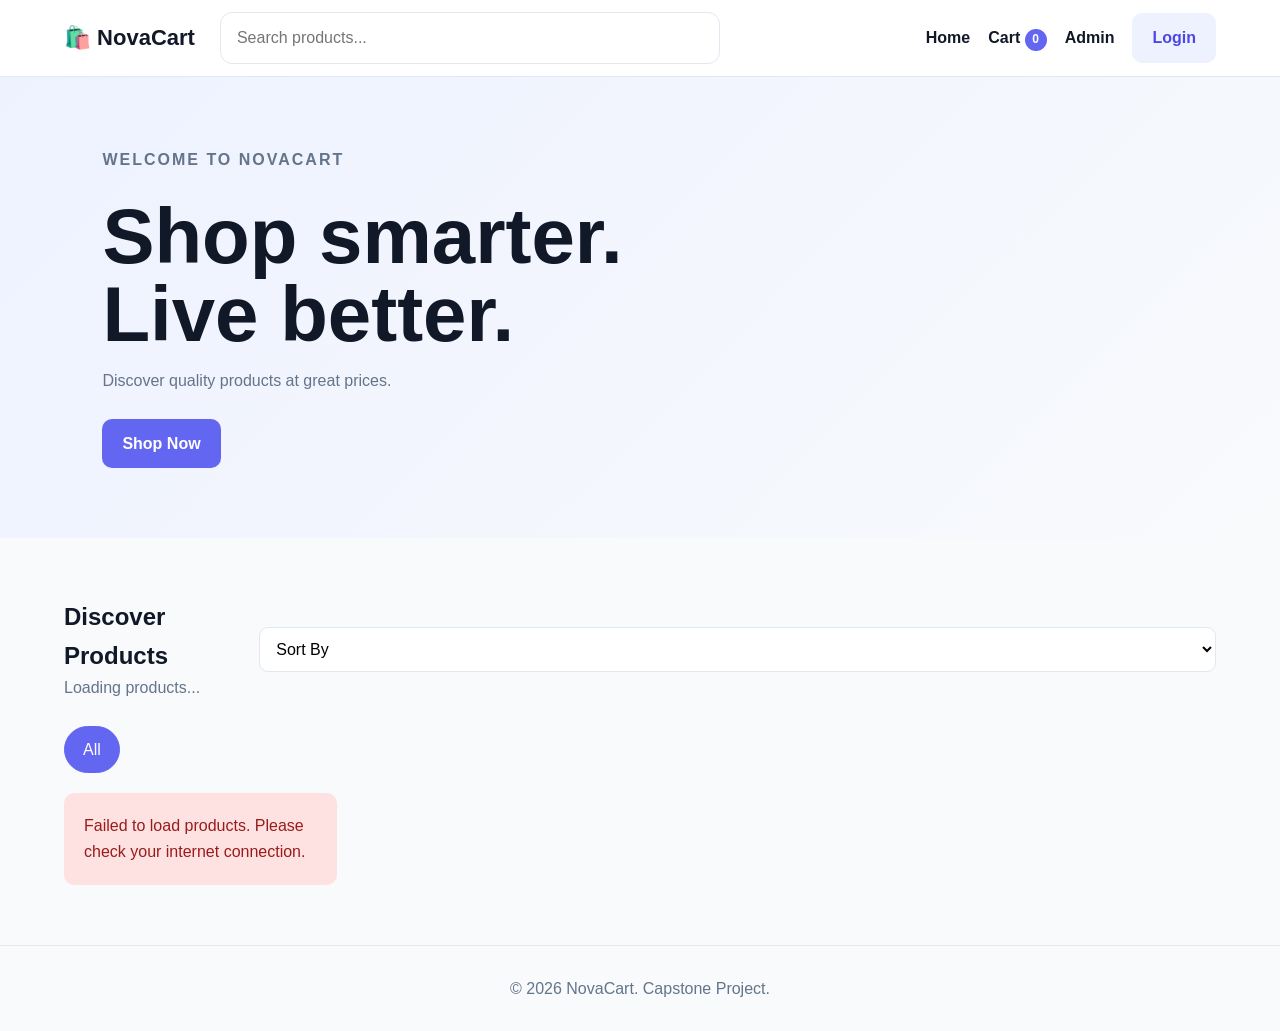
<file: index.html>
<!DOCTYPE html>
<html lang="en">
<head>
    <meta charset="UTF-8">
    <meta name="viewport" content="width=device-width, initial-scale=1.0">

    <title>NovaCart | E-Commerce Store</title>

    <link rel="stylesheet" href="css/style.css">
</head>

<body>

<header class="navbar">

    <a href="index.html" class="logo">
        🛍️ NovaCart
    </a>

    <div class="search-box">
        <input
            type="text"
            id="searchInput"
            placeholder="Search products..."
        >
    </div>

    <nav>
        <a href="index.html">Home</a>
        <a href="cart.html">
            Cart <span id="cartCount" class="badge">0</span>
        </a>
        <a href="admin.html">Admin</a>
        <span id="userArea"></span>
    </nav>

</header>

<main>

    <section class="hero">

        <div>
            <p class="hero-small">WELCOME TO NOVACART</p>

            <h1>
                Shop smarter.<br>
                Live better.
            </h1>

            <p>
                Discover quality products at great prices.
            </p>

            <a href="#products" class="btn primary-btn">
                Shop Now
            </a>
        </div>

    </section>


    <section class="container">

        <div class="section-heading">
            <div>
                <h2>Discover Products</h2>
                <p id="resultText">Loading products...</p>
            </div>

            <select id="sortSelect">
                <option value="default">Sort By</option>
                <option value="price-low">Price: Low to High</option>
                <option value="price-high">Price: High to Low</option>
                <option value="rating">Highest Rated</option>
                <option value="name">Name A-Z</option>
            </select>
        </div>


        <div id="categoryTabs" class="category-tabs">
            <button class="category-btn active" data-category="all">
                All
            </button>
        </div>


        <div id="products" class="product-grid"></div>

    </section>

</main>


<footer>
    <p>© 2026 NovaCart. Capstone Project.</p>
</footer>


<script type="module" src="js/app.js"></script>

</body>
</html>
</file>
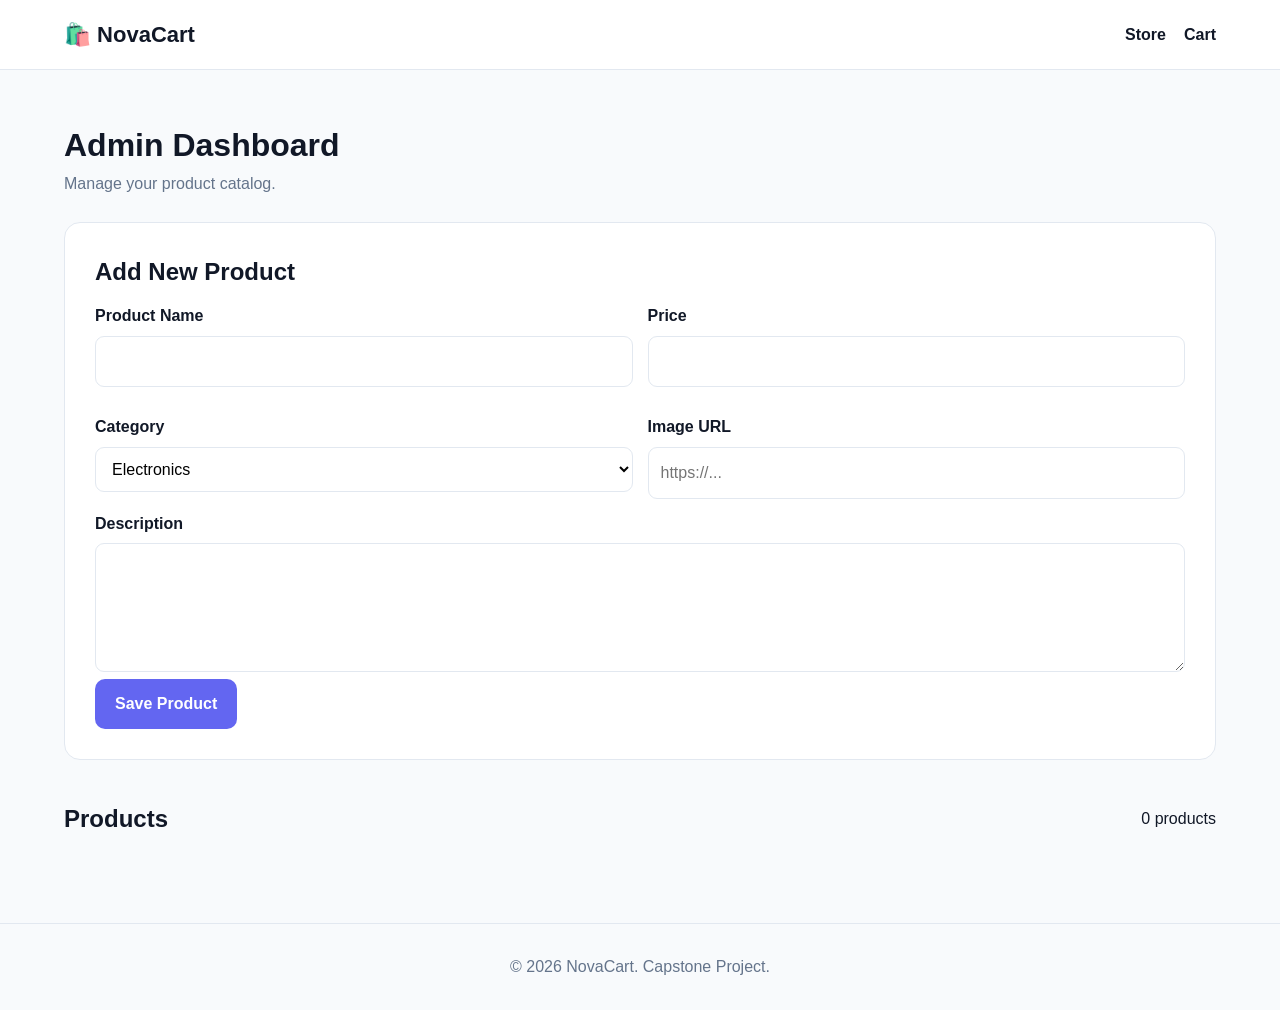
<file: admin.html>
<!DOCTYPE html>
<html lang="en">

<head>

    <meta charset="UTF-8">

    <meta
        name="viewport"
        content="width=device-width, initial-scale=1.0"
    >

    <title>Admin Dashboard | NovaCart</title>

    <link rel="stylesheet" href="css/style.css">

</head>


<body>

<header class="navbar">

    <a href="index.html" class="logo">
        🛍️ NovaCart
    </a>

    <nav>

        <a href="index.html">
            Store
        </a>

        <a href="cart.html">
            Cart
        </a>

    </nav>

</header>


<main class="container admin-page">

    <div class="section-heading">

        <div>
            <h1>Admin Dashboard</h1>

            <p>
                Manage your product catalog.
            </p>
        </div>

    </div>


    <section class="admin-form">

        <h2 id="formTitle">
            Add New Product
        </h2>


        <form id="productForm">

            <input
                type="hidden"
                id="editId"
            >


            <div class="form-grid">

                <div>

                    <label>Product Name</label>

                    <input
                        id="productTitle"
                        type="text"
                        required
                    >

                </div>


                <div>

                    <label>Price</label>

                    <input
                        id="productPrice"
                        type="number"
                        step="0.01"
                        min="0"
                        required
                    >

                </div>


                <div>

                    <label>Category</label>

                    <select id="productCategory">

                        <option value="electronics">
                            Electronics
                        </option>

                        <option value="clothing">
                            Clothing
                        </option>

                        <option value="jewelery">
                            Jewelery
                        </option>

                        <option value="books">
                            Books
                        </option>

                    </select>

                </div>


                <div>

                    <label>Image URL</label>

                    <input
                        id="productImage"
                        type="url"
                        placeholder="https://..."
                        required
                    >

                </div>

            </div>


            <label>Description</label>

            <textarea
                id="productDescription"
                rows="4"
                required
            ></textarea>


            <button
                type="submit"
                class="btn primary-btn"
            >
                Save Product
            </button>


            <button
                type="button"
                id="cancelEdit"
                class="btn secondary-btn hidden"
            >
                Cancel
            </button>

        </form>

    </section>


    <section>

        <div class="section-heading">

            <h2>Products</h2>

            <span id="adminCount">
                0 products
            </span>

        </div>


        <div
            id="adminProducts"
            class="admin-products"
        ></div>

    </section>

</main>


<footer>
    <p>© 2026 NovaCart. Capstone Project.</p>
</footer>


<script type="module" src="js/admin.js"></script>

</body>
</html>
</file>
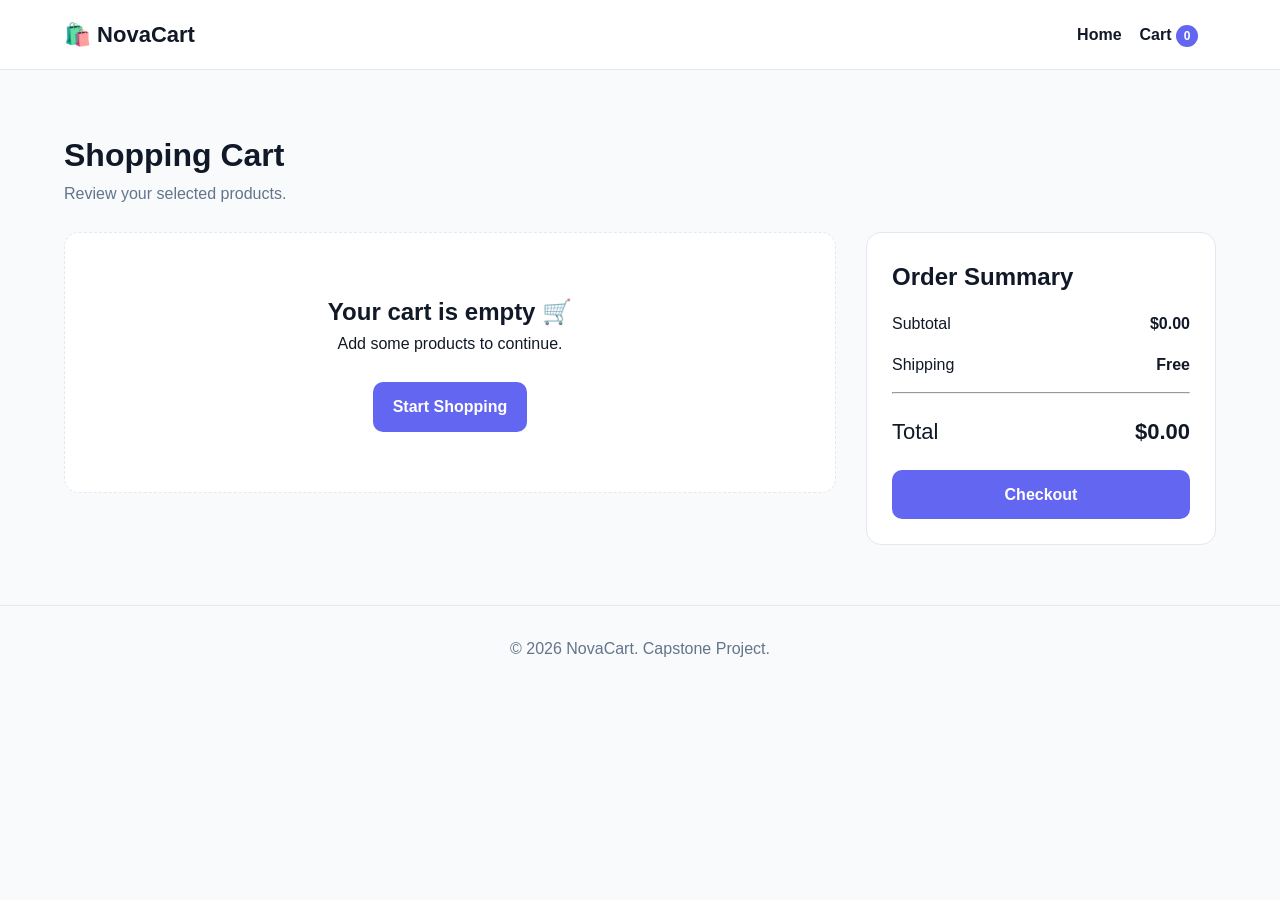
<file: cart.html>
<!DOCTYPE html>
<html lang="en">

<head>

    <meta charset="UTF-8">

    <meta
        name="viewport"
        content="width=device-width, initial-scale=1.0"
    >

    <title>Shopping Cart | NovaCart</title>

    <link rel="stylesheet" href="css/style.css">

</head>


<body>

<header class="navbar">

    <a href="index.html" class="logo">
        🛍️ NovaCart
    </a>

    <nav>

        <a href="index.html">
            Home
        </a>

        <a href="cart.html">
            Cart
            <span id="cartCount" class="badge">0</span>
        </a>

        <span id="userArea"></span>

    </nav>

</header>


<main class="container cart-page">

    <div class="section-heading">

        <div>
            <h1>Shopping Cart</h1>
            <p>Review your selected products.</p>
        </div>

    </div>


    <div class="cart-layout">

        <div id="cartItems"></div>


        <aside class="cart-summary">

            <h2>Order Summary</h2>

            <div class="summary-row">
                <span>Subtotal</span>
                <strong id="subtotal">$0.00</strong>
            </div>

            <div class="summary-row">
                <span>Shipping</span>
                <strong>Free</strong>
            </div>

            <hr>

            <div class="summary-total">
                <span>Total</span>
                <strong id="total">$0.00</strong>
            </div>

            <button
                id="checkoutButton"
                class="btn primary-btn full"
            >
                Checkout
            </button>

        </aside>

    </div>

</main>


<footer>
    <p>© 2026 NovaCart. Capstone Project.</p>
</footer>


<script type="module" src="js/cart.js"></script>

</body>
</html>
</file>
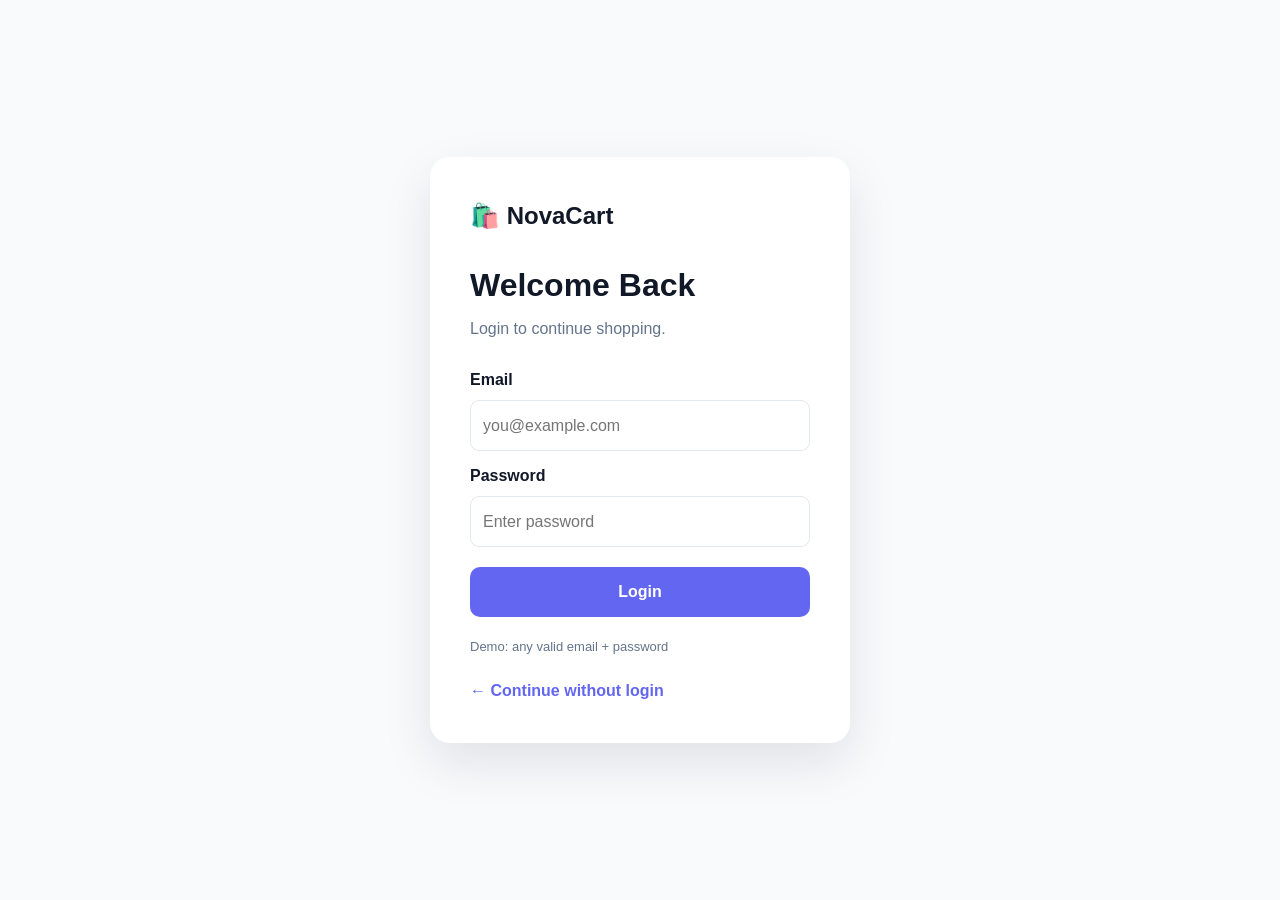
<file: login.html>
<!DOCTYPE html>
<html lang="en">

<head>

    <meta charset="UTF-8">
    <meta name="viewport" content="width=device-width, initial-scale=1.0">

    <title>Login | NovaCart</title>

    <link rel="stylesheet" href="css/style.css">

</head>

<body class="auth-page">

<div class="auth-card">

    <div class="auth-logo">
        🛍️ NovaCart
    </div>

    <h1>Welcome Back</h1>

    <p class="muted">
        Login to continue shopping.
    </p>


    <form id="loginForm">

        <label>Email</label>

        <input
            type="email"
            id="email"
            placeholder="you@example.com"
            required
        >


        <label>Password</label>

        <input
            type="password"
            id="password"
            placeholder="Enter password"
            required
        >


        <button type="submit" class="btn primary-btn full">
            Login
        </button>

    </form>


    <div id="loginMessage"></div>


    <p class="demo-login">
        Demo: any valid email + password
    </p>

    <a href="index.html" class="back-link">
        ← Continue without login
    </a>

</div>


<script type="module">

import { login } from "./js/auth.js";

const form = document.getElementById("loginForm");
const message = document.getElementById("loginMessage");

form.addEventListener("submit", (event) => {

    event.preventDefault();

    const email = document.getElementById("email").value.trim();
    const password = document.getElementById("password").value.trim();

    if (!email || !password) {
        message.innerHTML =
            `<p class="error">Please enter email and password.</p>`;
        return;
    }

    login(email);

    message.innerHTML =
        `<p class="success">Login successful!</p>`;

    setTimeout(() => {
        window.location.href = "index.html";
    }, 700);

});

</script>

</body>
</html>
</file>
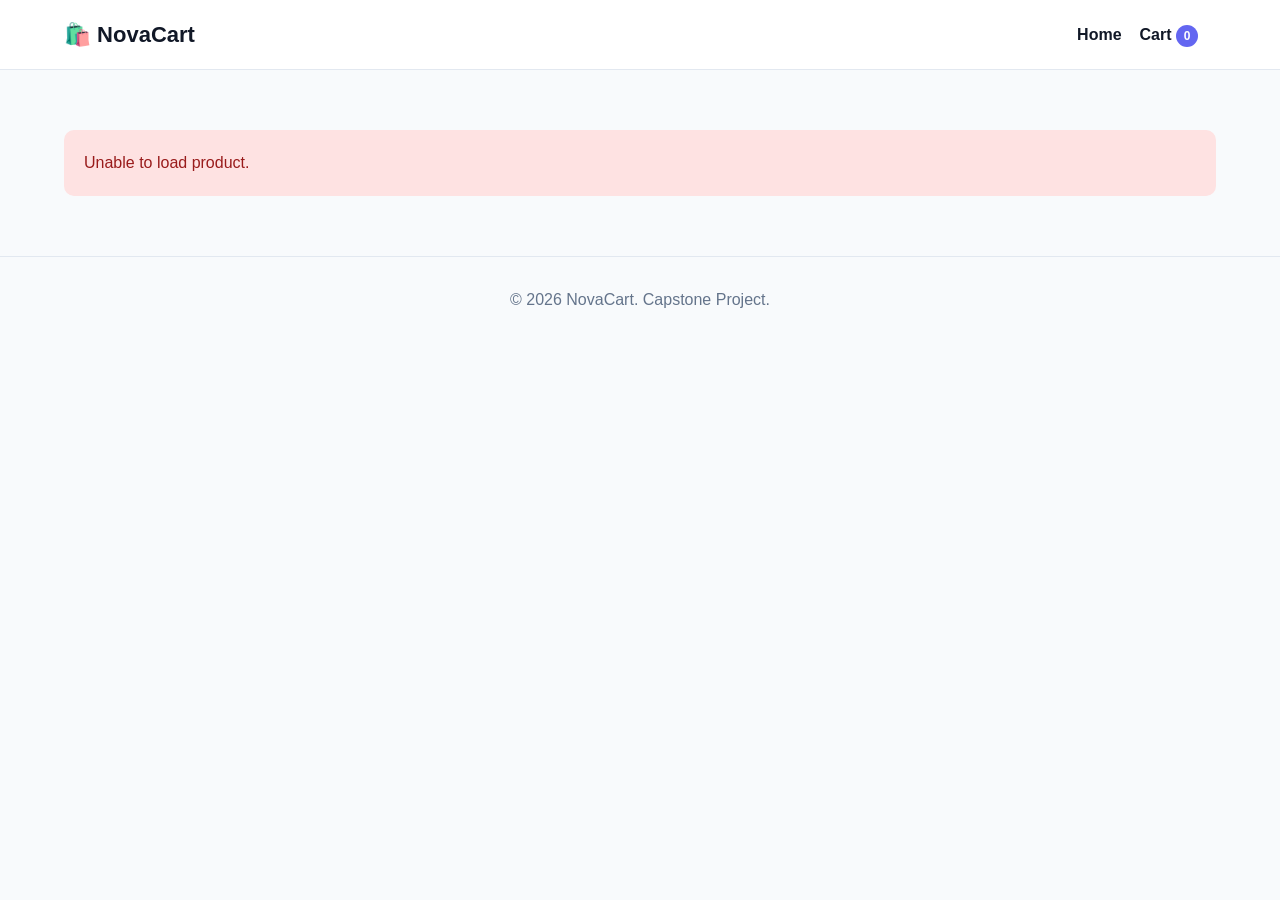
<file: product.html>
<!DOCTYPE html>
<html lang="en">

<head>

    <meta charset="UTF-8">

    <meta
        name="viewport"
        content="width=device-width, initial-scale=1.0"
    >

    <title>Product | NovaCart</title>

    <link rel="stylesheet" href="css/style.css">

</head>


<body>

<header class="navbar">

    <a href="index.html" class="logo">
        🛍️ NovaCart
    </a>

    <nav>
        <a href="index.html">Home</a>

        <a href="cart.html">
            Cart <span id="cartCount" class="badge">0</span>
        </a>

        <span id="userArea"></span>
    </nav>

</header>


<main class="container product-page">

    <div id="productDetails">

        <div class="loading">
            Loading product...
        </div>

    </div>

</main>


<footer>
    <p>© 2026 NovaCart. Capstone Project.</p>
</footer>


<script type="module">

import { getProductById } from "./js/api.js";
import {
    getCart,
    saveCart
} from "./js/storage.js";

const container = document.getElementById("productDetails");

const params = new URLSearchParams(window.location.search);
const productId = Number(params.get("id"));

const cartCount = document.getElementById("cartCount");


function updateCartCount() {

    const cart = getCart();

    const count = cart.reduce(
        (total, item) => total + item.quantity,
        0
    );

    cartCount.textContent = count;
}


function addToCart(product) {

    const cart = getCart();

    const existing = cart.find(
        item => item.id === product.id
    );

    if (existing) {
        existing.quantity++;
    } else {

        cart.push({
            id: product.id,
            title: product.title,
            price: product.price,
            image: product.image,
            quantity: 1
        });

    }

    saveCart(cart);

    updateCartCount();

    alert("Product added to cart!");
}


async function loadProduct() {

    try {

        const product =
            await getProductById(productId);

        container.innerHTML = `

            <div class="product-detail">

                <div class="product-detail-image">

                    <img
                        src="${product.image}"
                        alt="${product.title}"
                    >

                </div>


                <div class="product-detail-info">

                    <span class="category-label">
                        ${product.category}
                    </span>

                    <h1>${product.title}</h1>

                    <div class="rating">
                        ⭐ ${product.rating?.rate || "N/A"}
                        (${product.rating?.count || 0} reviews)
                    </div>

                    <h2 class="product-price">
                        $${product.price.toFixed(2)}
                    </h2>

                    <p>
                        ${product.description}
                    </p>

                    <button
                        id="addButton"
                        class="btn primary-btn"
                    >
                        Add to Cart
                    </button>

                    <a
                        href="cart.html"
                        class="btn secondary-btn"
                    >
                        View Cart
                    </a>

                </div>

            </div>

        `;

        document
            .getElementById("addButton")
            .addEventListener(
                "click",
                () => addToCart(product)
            );

    } catch (error) {

        container.innerHTML = `
            <div class="error-box">
                Unable to load product.
            </div>
        `;

    }

}


updateCartCount();
loadProduct();

</script>

</body>
</html>
</file>
<file: css/style.css>
* {
    box-sizing: border-box;
    margin: 0;
    padding: 0;
}

:root {
    --primary: #6366f1;
    --primary-dark: #4f46e5;
    --background: #f8fafc;
    --surface: #ffffff;
    --text: #111827;
    --muted: #64748b;
    --border: #e2e8f0;
    --danger: #dc2626;
    --success: #16a34a;
}

body {
    font-family: Arial, Helvetica, sans-serif;
    background: var(--background);
    color: var(--text);
    line-height: 1.6;
}

a {
    color: inherit;
    text-decoration: none;
}

button,
input,
select,
textarea {
    font: inherit;
}

button {
    cursor: pointer;
}


/* NAVBAR */

.navbar {
    min-height: 70px;
    padding: 12px 5%;
    background: var(--surface);
    border-bottom: 1px solid var(--border);

    display: flex;
    align-items: center;
    gap: 25px;

    position: sticky;
    top: 0;
    z-index: 100;
}

.logo {
    font-size: 22px;
    font-weight: 800;
    white-space: nowrap;
}

.navbar nav {
    display: flex;
    align-items: center;
    gap: 18px;
    margin-left: auto;
}

.navbar nav a {
    font-weight: 600;
}

.navbar nav a:hover {
    color: var(--primary);
}

.search-box {
    flex: 1;
    max-width: 500px;
}

.search-box input {
    width: 100%;
    padding: 12px 16px;

    border: 1px solid var(--border);
    border-radius: 12px;

    outline: none;
}

.search-box input:focus {
    border-color: var(--primary);
}


/* BADGE */

.badge {
    display: inline-flex;
    justify-content: center;
    align-items: center;

    min-width: 22px;
    height: 22px;

    padding: 0 6px;

    border-radius: 20px;

    background: var(--primary);
    color: white;

    font-size: 12px;
}


/* HERO */

.hero {
    min-height: 420px;

    padding: 70px 8%;

    display: flex;
    align-items: center;

    background:
        linear-gradient(
            135deg,
            #eef2ff,
            #f8fafc
        );
}

.hero-small {
    color: var(--primary);
    font-weight: 700;
    letter-spacing: 2px;
}

.hero h1 {
    font-size: clamp(42px, 7vw, 78px);
    line-height: 1;
    margin: 15px 0;
}

.hero p {
    color: var(--muted);
    margin-bottom: 25px;
}


/* CONTAINER */

.container {
    width: min(1200px, 90%);
    margin: auto;
}

section.container {
    padding-top: 60px;
    padding-bottom: 60px;
}


/* SECTION */

.section-heading {
    display: flex;
    justify-content: space-between;
    align-items: center;

    gap: 20px;

    margin-bottom: 25px;
}

.section-heading p {
    color: var(--muted);
}


/* BUTTONS */

.btn {
    display: inline-block;

    border: none;
    border-radius: 10px;

    padding: 12px 20px;

    font-weight: 700;

    transition: 0.2s;
}

.primary-btn {
    background: var(--primary);
    color: white;
}

.primary-btn:hover {
    background: var(--primary-dark);
    transform: translateY(-1px);
}

.secondary-btn {
    background: #eef2ff;
    color: var(--primary-dark);
}

.full {
    width: 100%;
}


/* CATEGORIES */

.category-tabs {
    display: flex;
    gap: 10px;

    overflow-x: auto;

    padding-bottom: 20px;
}

.category-btn {
    border: 1px solid var(--border);
    background: white;

    padding: 10px 18px;

    border-radius: 30px;

    white-space: nowrap;
}

.category-btn.active,
.category-btn:hover {
    background: var(--primary);
    color: white;
    border-color: var(--primary);
}


/* PRODUCTS */

.product-grid {
    display: grid;

    grid-template-columns:
        repeat(auto-fill, minmax(220px, 1fr));

    gap: 20px;
}

.product-card {
    background: white;

    border: 1px solid var(--border);
    border-radius: 16px;

    overflow: hidden;

    transition: 0.25s;
}

.product-card:hover {
    transform: translateY(-5px);
    box-shadow: 0 15px 35px rgba(15, 23, 42, 0.08);
}

.product-image {
    height: 230px;

    display: flex;
    align-items: center;
    justify-content: center;

    padding: 20px;

    background: white;
}

.product-image img {
    width: 100%;
    height: 100%;
    object-fit: contain;
}

.product-info {
    padding: 18px;
}

.product-category {
    color: var(--muted);
    font-size: 12px;
    text-transform: uppercase;
}

.product-title {
    font-size: 16px;
    margin: 8px 0;

    display: -webkit-box;
    -webkit-line-clamp: 2;
    -webkit-box-orient: vertical;
    overflow: hidden;
}

.product-bottom {
    display: flex;
    justify-content: space-between;
    align-items: center;

    margin-top: 15px;
}

.price {
    font-size: 20px;
    font-weight: 800;
}

.rating {
    color: #d97706;
    font-weight: 600;
    margin: 10px 0;
}


/* PRODUCT DETAILS */

.product-page {
    padding-top: 60px;
    padding-bottom: 60px;
}

.product-detail {
    display: grid;

    grid-template-columns: 1fr 1fr;

    gap: 60px;

    background: white;

    padding: 40px;

    border-radius: 20px;
}

.product-detail-image {
    height: 500px;

    display: flex;
    justify-content: center;
    align-items: center;
}

.product-detail-image img {
    width: 100%;
    height: 100%;
    object-fit: contain;
}

.product-detail-info {
    display: flex;
    flex-direction: column;
    justify-content: center;
}

.product-detail-info h1 {
    font-size: 38px;
    line-height: 1.2;
    margin: 15px 0;
}

.product-detail-info p {
    color: var(--muted);
    margin: 20px 0;
}

.product-price {
    font-size: 32px;
}

.category-label {
    color: var(--primary);
    text-transform: uppercase;
    font-weight: 700;
}


/* CART */

.cart-page {
    padding-top: 60px;
    padding-bottom: 60px;
}

.cart-layout {
    display: grid;

    grid-template-columns: 1fr 350px;

    gap: 30px;
}

.cart-item {
    display: grid;

    grid-template-columns: 100px 1fr auto;

    gap: 20px;

    align-items: center;

    background: white;

    padding: 18px;

    border: 1px solid var(--border);

    border-radius: 15px;

    margin-bottom: 15px;
}

.cart-item img {
    width: 90px;
    height: 90px;

    object-fit: contain;
}

.cart-item h3 {
    font-size: 16px;
}

.quantity-controls {
    display: flex;
    align-items: center;
    gap: 10px;

    margin-top: 10px;
}

.quantity-controls button {
    width: 30px;
    height: 30px;

    border: 1px solid var(--border);

    background: white;

    border-radius: 7px;
}

.remove-btn {
    border: none;
    background: transparent;

    color: var(--danger);

    font-weight: 700;
}

.cart-summary {
    background: white;

    padding: 25px;

    border: 1px solid var(--border);

    border-radius: 15px;

    height: fit-content;

    position: sticky;
    top: 100px;
}

.summary-row {
    display: flex;
    justify-content: space-between;

    margin: 15px 0;
}

.summary-total {
    display: flex;
    justify-content: space-between;

    font-size: 22px;

    margin: 20px 0;
}


/* AUTH */

.auth-page {
    min-height: 100vh;

    display: flex;
    align-items: center;
    justify-content: center;

    padding: 20px;
}

.auth-card {
    width: min(420px, 100%);

    background: white;

    padding: 40px;

    border-radius: 20px;

    box-shadow:
        0 20px 50px rgba(15, 23, 42, 0.1);
}

.auth-logo {
    font-size: 24px;
    font-weight: 800;

    margin-bottom: 25px;
}

.auth-card h1 {
    margin-bottom: 5px;
}

.muted {
    color: var(--muted);
}

.auth-card form {
    margin-top: 25px;
}

label {
    display: block;

    margin: 12px 0 7px;

    font-weight: 700;
}

input,
select,
textarea {
    width: 100%;

    padding: 12px;

    border: 1px solid var(--border);

    border-radius: 9px;

    outline: none;

    background: white;
}

textarea {
    resize: vertical;
}

input:focus,
select:focus,
textarea:focus {
    border-color: var(--primary);
}

.auth-card .btn {
    margin-top: 20px;
}

.demo-login {
    margin-top: 20px;

    font-size: 13px;

    color: var(--muted);
}

.back-link {
    display: block;

    margin-top: 20px;

    color: var(--primary);

    font-weight: 600;
}


/* ADMIN */

.admin-page {
    padding-top: 50px;
    padding-bottom: 60px;
}

.admin-form {
    background: white;

    padding: 30px;

    border-radius: 16px;

    border: 1px solid var(--border);

    margin-bottom: 40px;
}

.form-grid {
    display: grid;

    grid-template-columns:
        repeat(2, 1fr);

    gap: 15px;
}

.admin-products {
    display: grid;

    gap: 15px;
}

.admin-product {
    background: white;

    border: 1px solid var(--border);

    border-radius: 14px;

    padding: 18px;

    display: flex;

    justify-content: space-between;

    align-items: center;

    gap: 20px;
}

.admin-product-info {
    display: flex;
    align-items: center;
    gap: 15px;
}

.admin-product img {
    width: 70px;
    height: 70px;

    object-fit: contain;
}

.admin-actions {
    display: flex;
    gap: 10px;
}

.edit-btn {
    border: none;

    background: #e0e7ff;

    color: #3730a3;

    padding: 9px 14px;

    border-radius: 8px;
}

.delete-btn {
    border: none;

    background: #fee2e2;

    color: #991b1b;

    padding: 9px 14px;

    border-radius: 8px;
}

.hidden {
    display: none !important;
}


/* MESSAGES */

.error {
    color: var(--danger);

    margin-top: 12px;
}

.success {
    color: var(--success);

    margin-top: 12px;
}

.error-box {
    background: #fee2e2;

    color: #991b1b;

    padding: 20px;

    border-radius: 10px;
}

.empty-state {
    text-align: center;

    padding: 60px 20px;

    background: white;

    border-radius: 15px;

    border: 1px dashed var(--border);
}

.loading {
    text-align: center;

    padding: 50px;

    color: var(--muted);
}


/* FOOTER */

footer {
    padding: 30px;

    text-align: center;

    color: var(--muted);

    border-top: 1px solid var(--border);
}


/* RESPONSIVE */

@media (max-width: 800px) {

    .navbar {
        flex-wrap: wrap;
    }

    .search-box {
        order: 3;
        flex-basis: 100%;
        max-width: none;
    }

    .navbar nav {
        margin-left: auto;
    }

    .hero {
        min-height: 350px;
        padding: 50px 7%;
    }

    .product-detail {
        grid-template-columns: 1fr;

        padding: 25px;

        gap: 20px;
    }

    .product-detail-image {
        height: 350px;
    }

    .cart-layout {
        grid-template-columns: 1fr;
    }

    .cart-summary {
        position: static;
    }

    .form-grid {
        grid-template-columns: 1fr;
    }

}


@media (max-width: 550px) {

    .navbar nav {
        width: 100%;

        justify-content: center;

        margin: 0;
    }

    .hero h1 {
        font-size: 48px;
    }

    .section-heading {
        align-items: flex-start;
        flex-direction: column;
    }

    .product-grid {
        grid-template-columns:
            repeat(2, 1fr);

        gap: 12px;
    }

    .product-image {
        height: 170px;
    }

    .product-info {
        padding: 12px;
    }

    .product-title {
        font-size: 14px;
    }

    .price {
        font-size: 17px;
    }

    .cart-item {
        grid-template-columns: 70px 1fr;
    }

    .cart-item img {
        width: 65px;
        height: 65px;
    }

    .cart-item > .remove-btn {
        grid-column: 2;
    }

    .admin-product {
        flex-direction: column;
        align-items: flex-start;
    }

    .admin-actions {
        width: 100%;
    }

}
</file>
